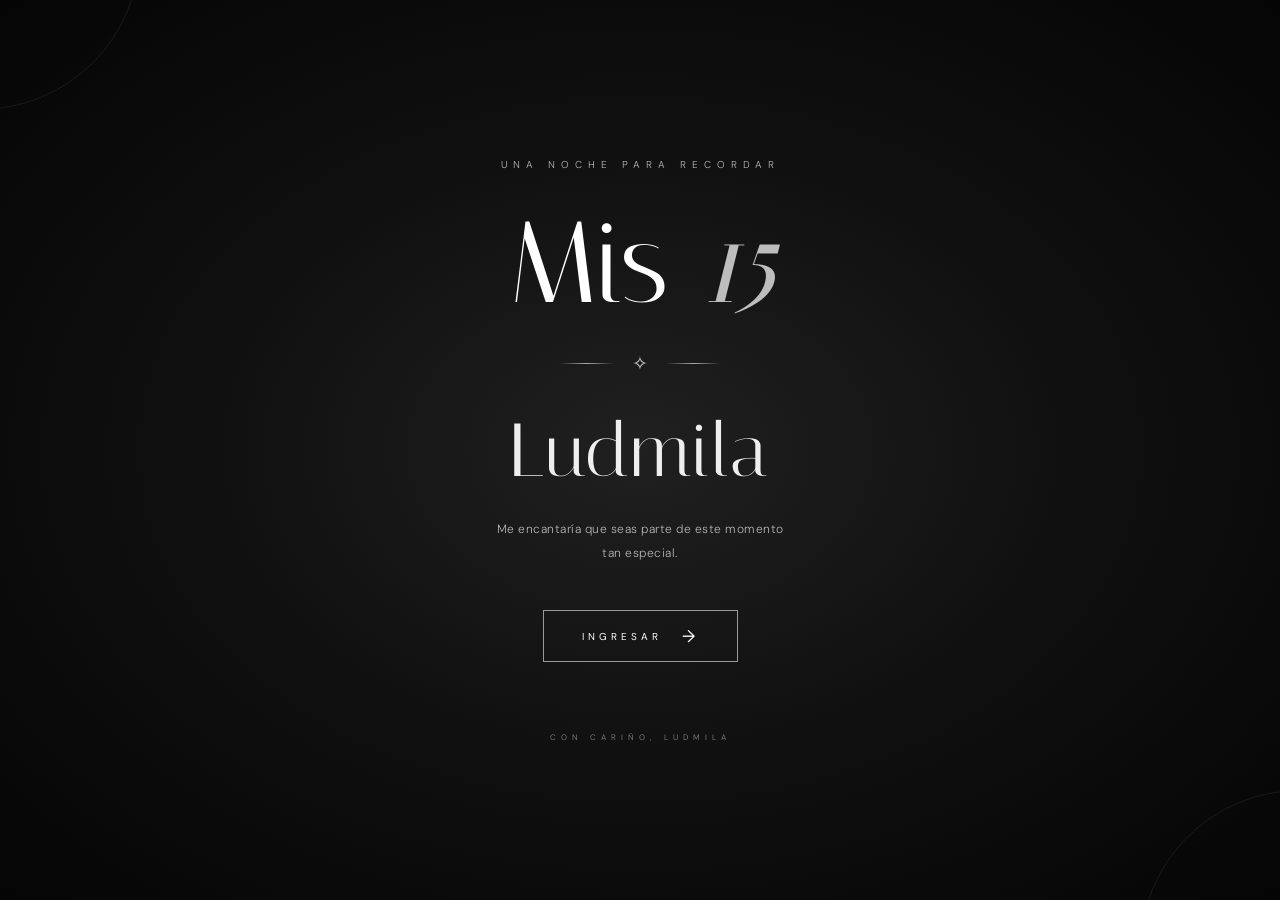
<file: index.html>
<!DOCTYPE html>
<html lang="es">
<head>
    <meta charset="UTF-8">
    <meta name="viewport" content="width=device-width, initial-scale=1.0">
    <meta name="theme-color" content="#f8f5f2">
    <title>Mis 15 | Ludmila</title>

    <link rel="preconnect" href="https://fonts.googleapis.com">
    <link rel="preconnect" href="https://fonts.gstatic.com" crossorigin>
    <link href="https://fonts.googleapis.com/css2?family=DM+Sans:wght@300;400;500&family=Italiana&display=swap" rel="stylesheet">

    <link rel="stylesheet" href="style.css">
</head>

<body>

    <main class="welcome-screen">

        <div class="welcome-content">

            <span class="eyebrow">UNA NOCHE PARA RECORDAR</span>

            <h1>
                Mis <span>15</span>
            </h1>

            <div class="divider">
                <span></span>
                <i>✧</i>
                <span></span>
            </div>

            <h2>Ludmila</h2>

            <p>Me encantaría que seas parte de este momento tan especial.</p>

            <button id="enterButton" class="enter-button">
                <span>INGRESAR</span>
                <span class="arrow">→</span>
            </button>

            <span class="footer-note">CON CARIÑO, LUDMILA</span>

        </div>

        <div class="side-decoration decoration-one"></div>
        <div class="side-decoration decoration-two"></div>

    </main>

    <script src="script.js"></script>

</body>
</html>
</file>
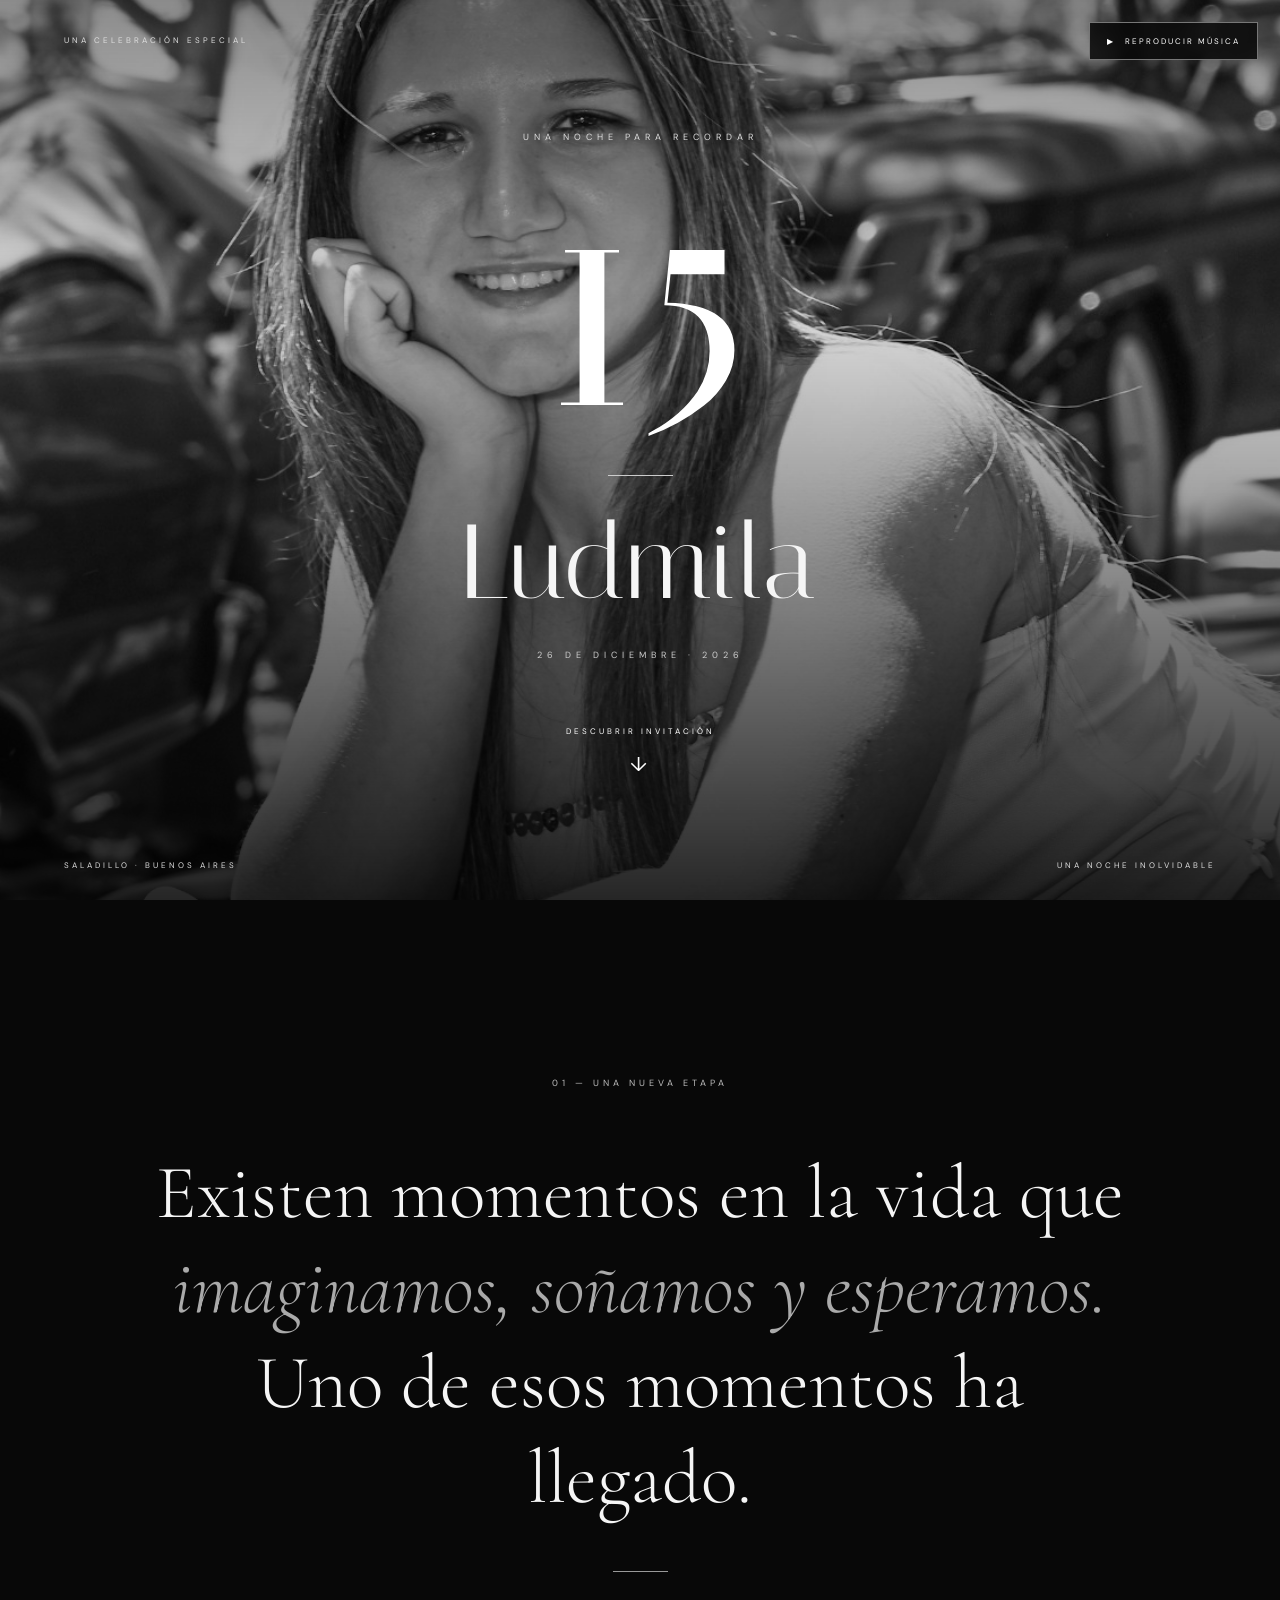
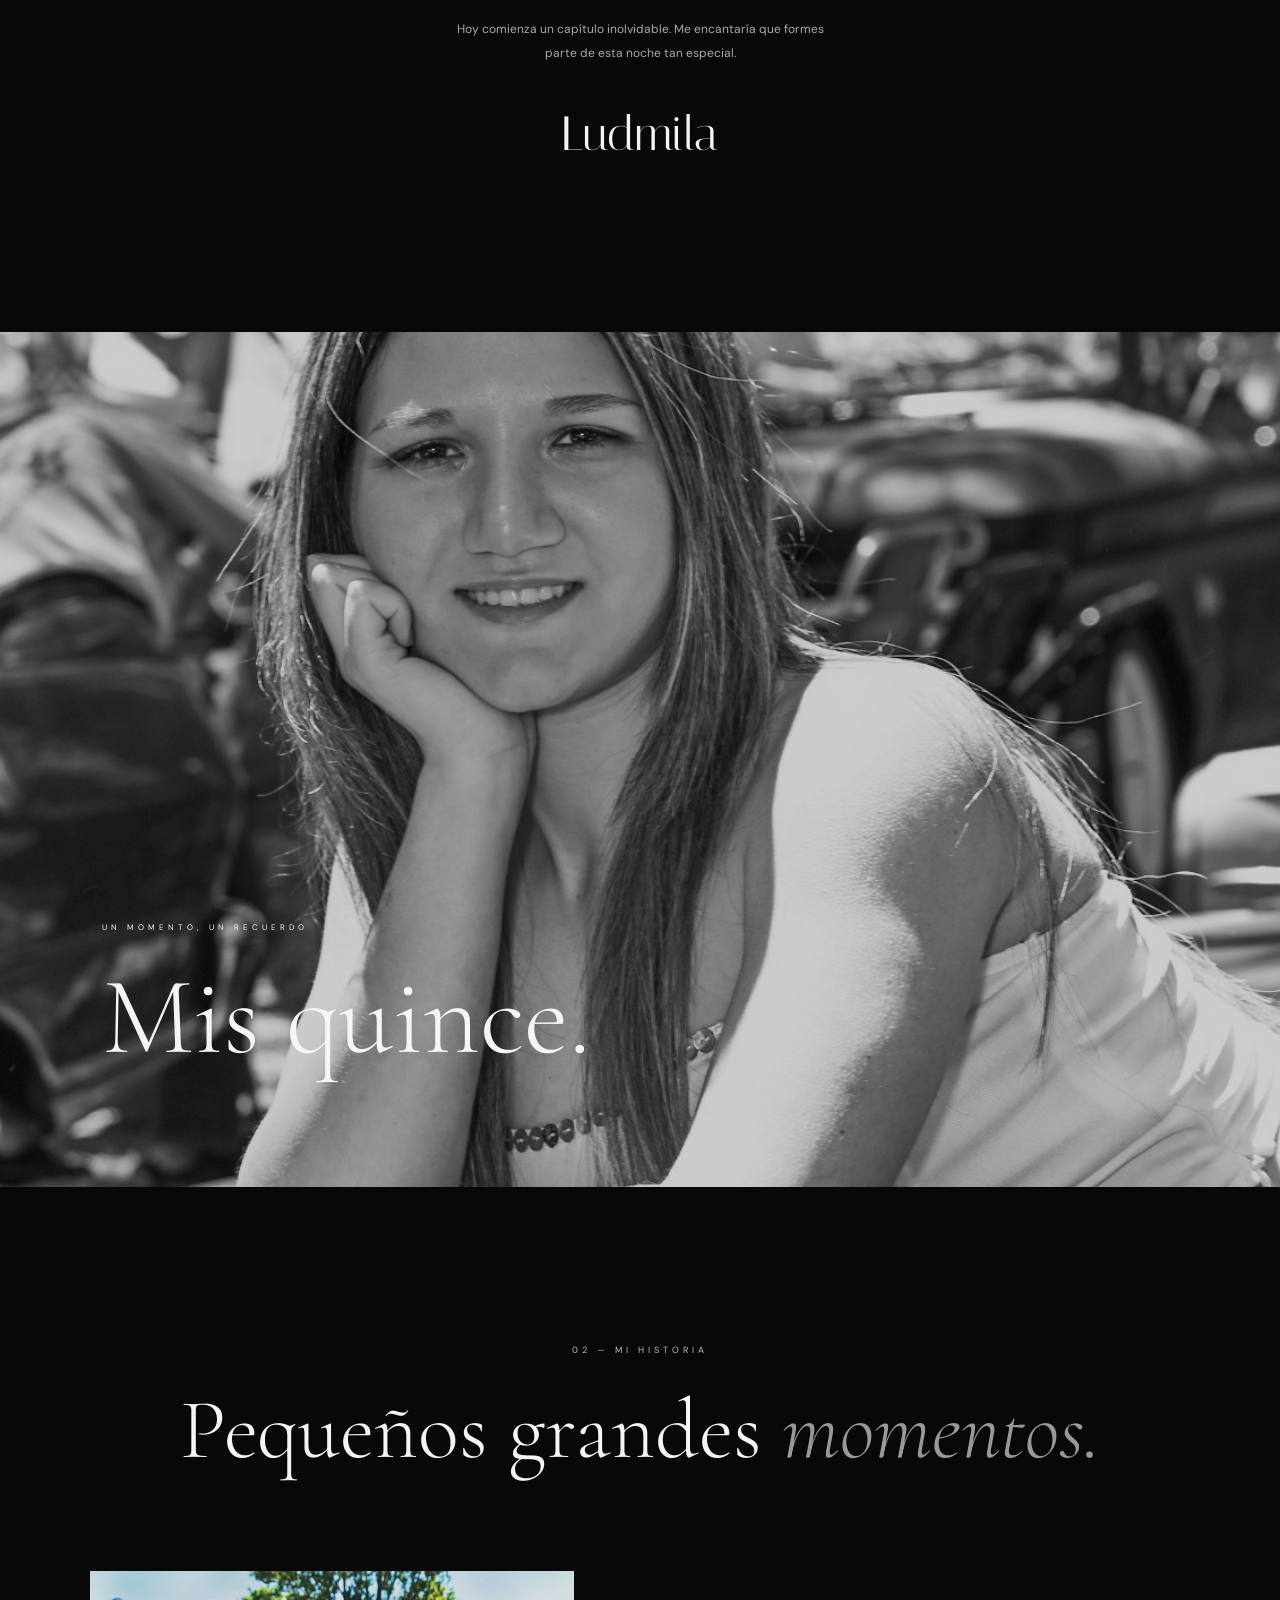
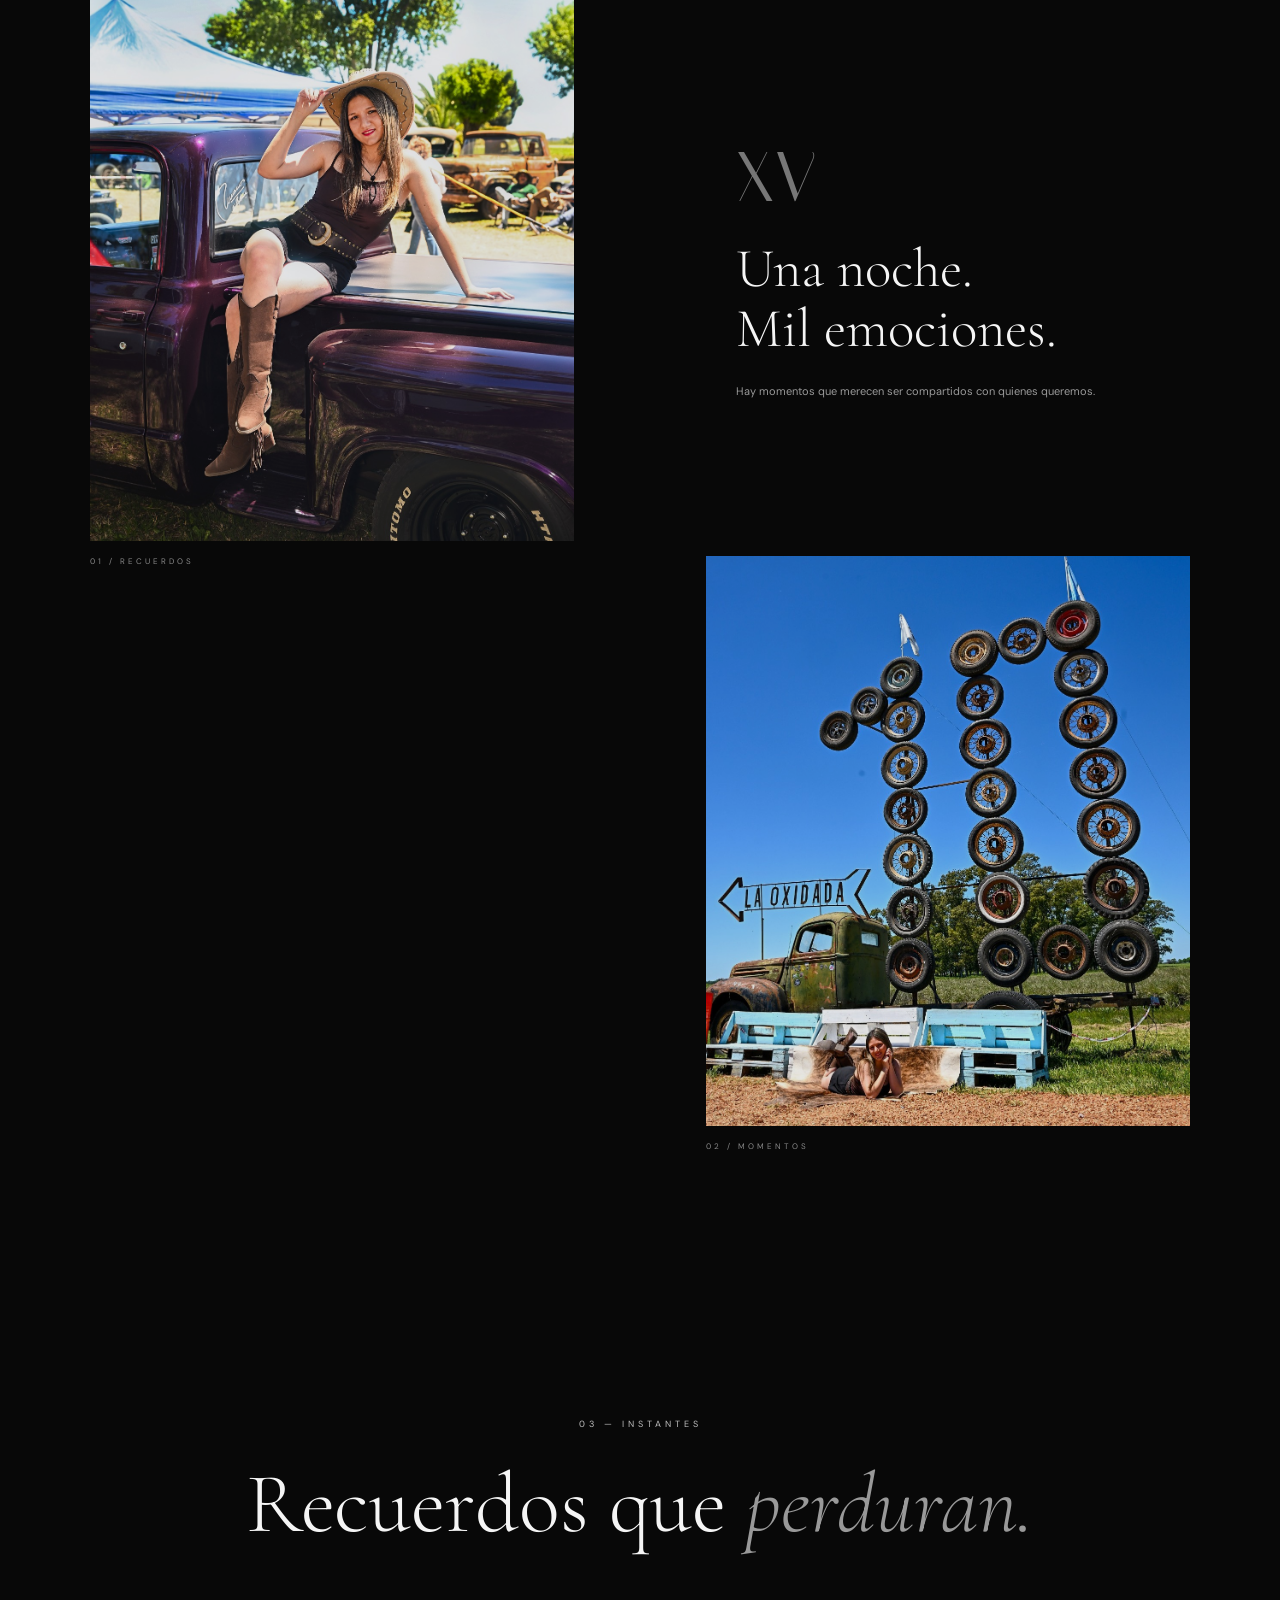
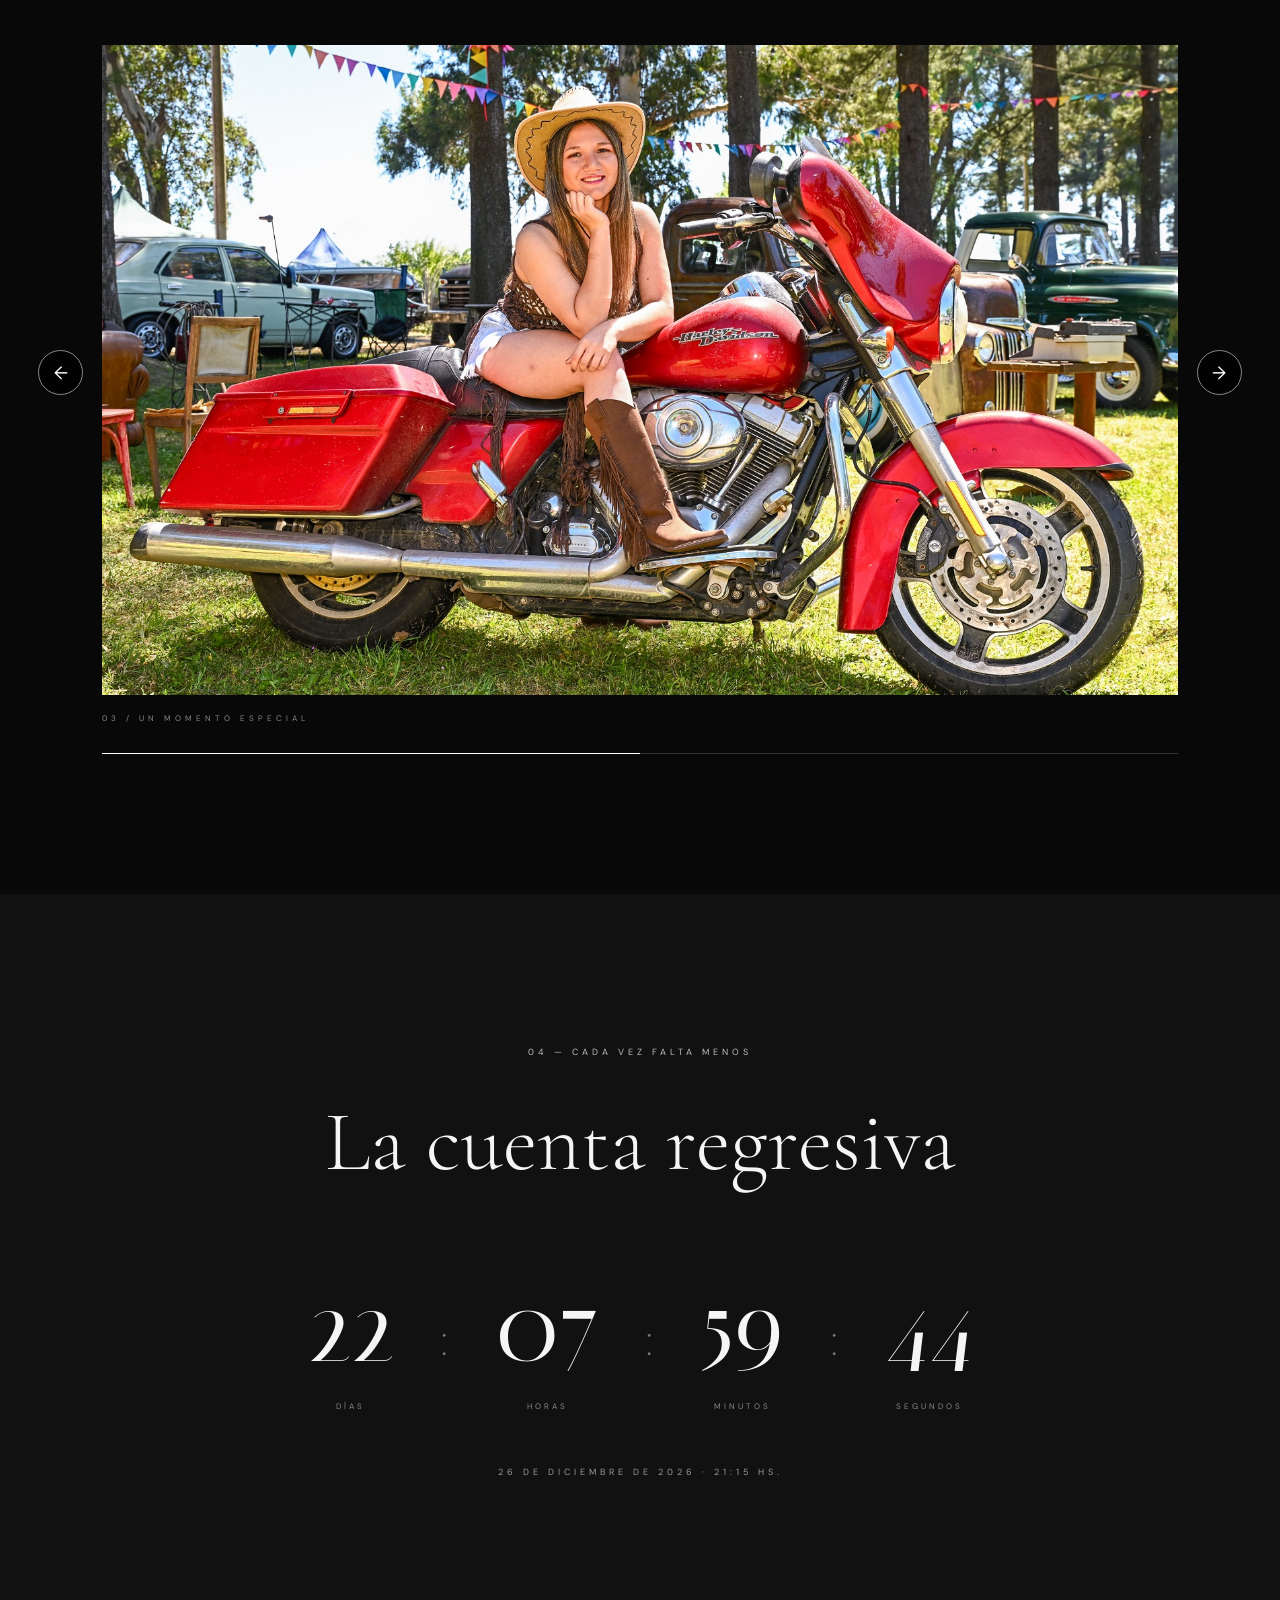
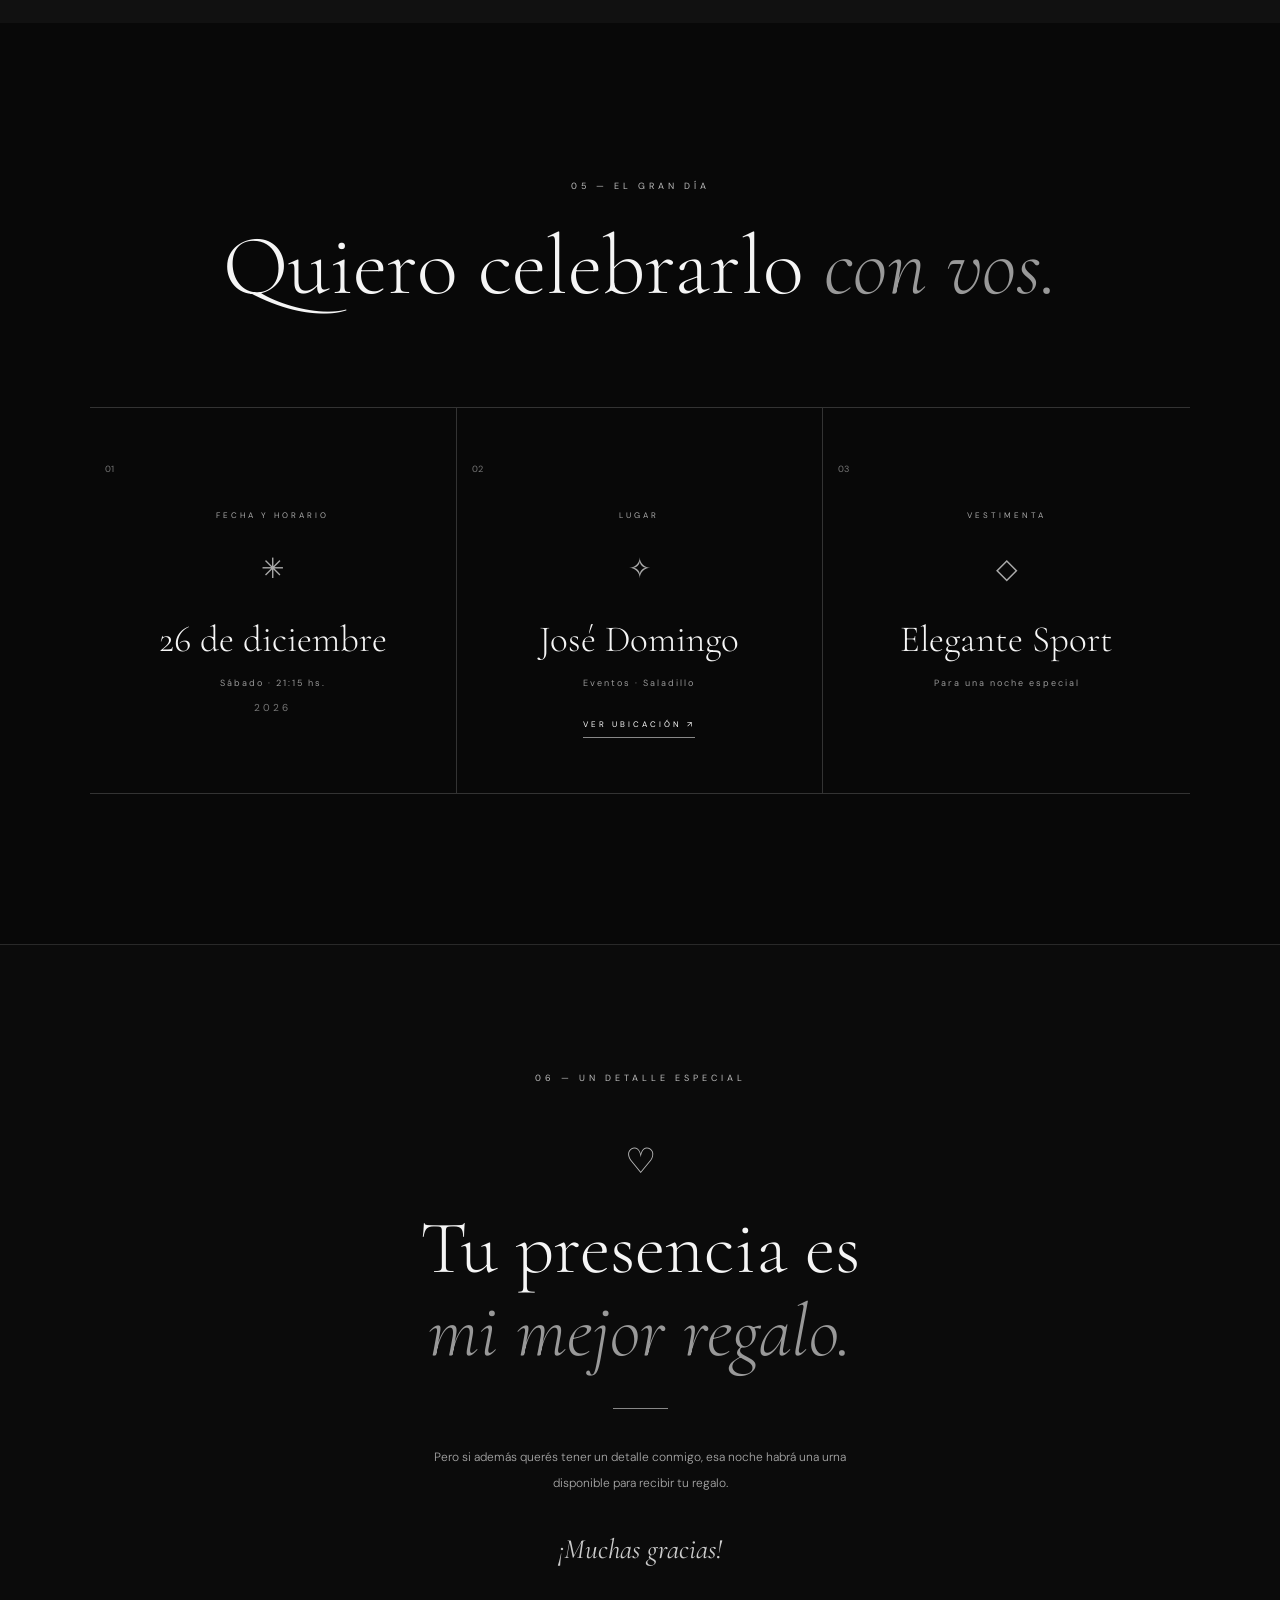
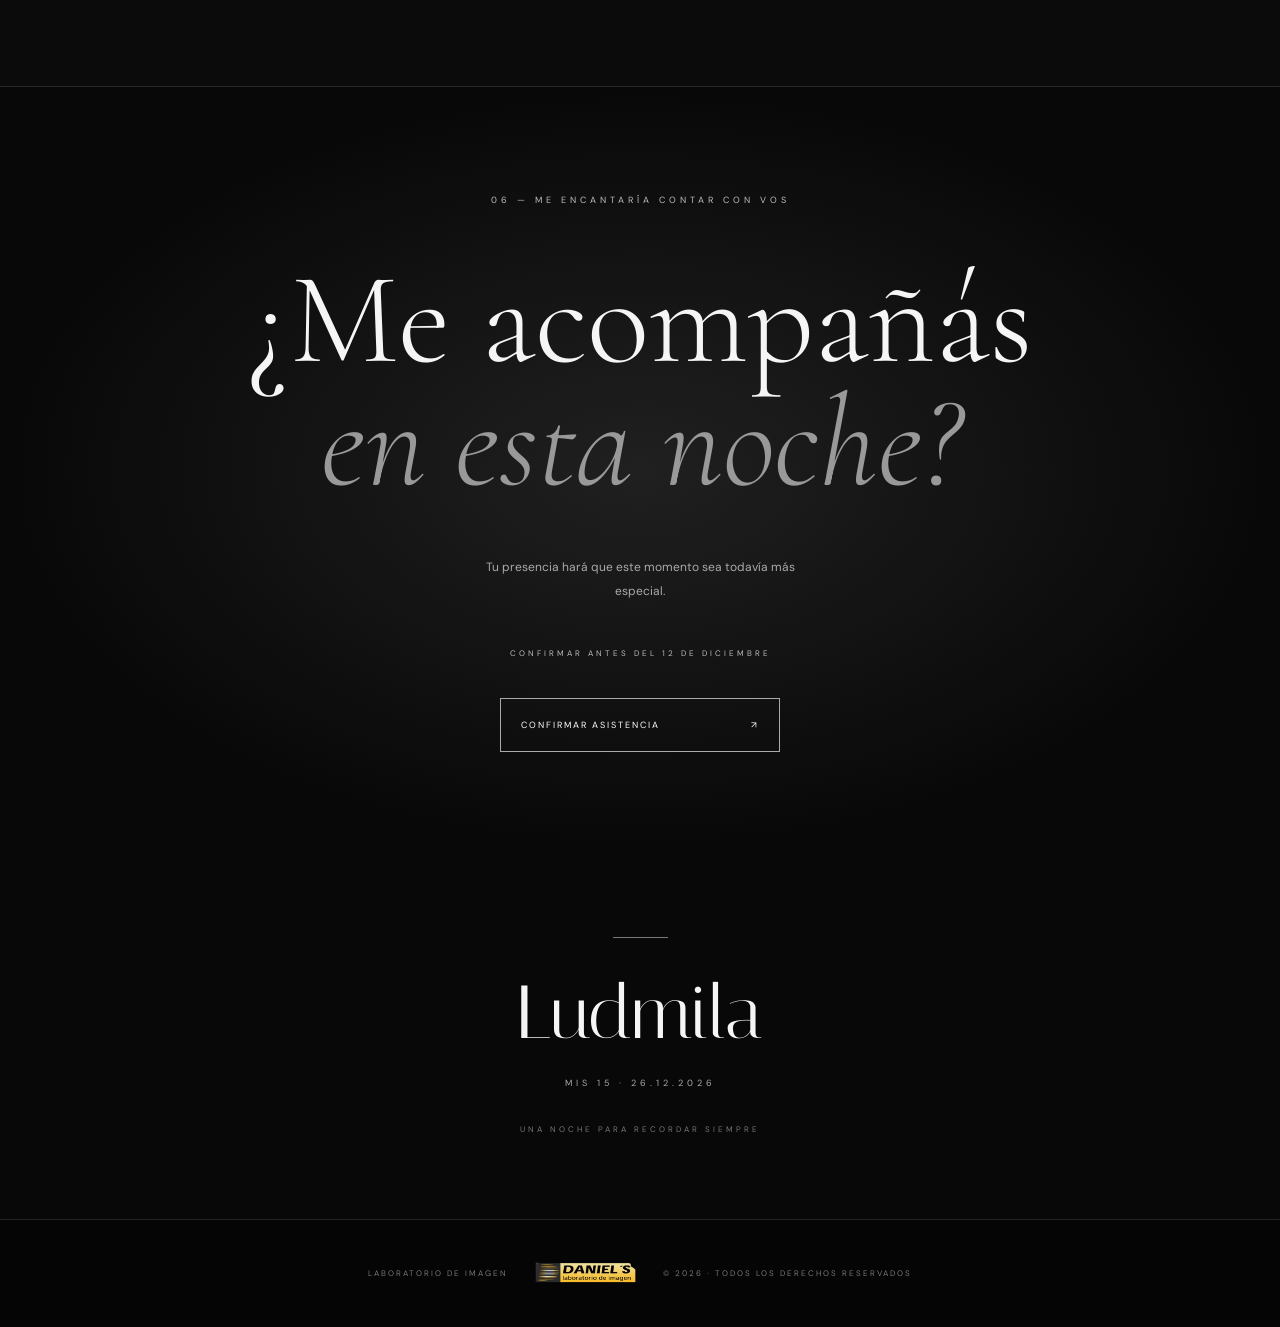
<file: invitacion.html>
<!DOCTYPE html>
<html lang="es">

<head>
    <meta charset="UTF-8">
    <meta name="viewport" content="width=device-width, initial-scale=1.0">
    <meta name="theme-color" content="#080808">

    <title>Los 15 de Ludmila</title>

    <link rel="preconnect" href="https://fonts.googleapis.com">
    <link rel="preconnect" href="https://fonts.gstatic.com" crossorigin>

    <link href="https://fonts.googleapis.com/css2?family=Italiana&family=DM+Sans:wght@300;400;500&family=Cormorant+Garamond:ital,wght@0,300;0,400;0,500;1,300;1,400&display=swap" rel="stylesheet">

    <link rel="stylesheet" href="invitacion.css">
</head>

<body>

    <audio id="backgroundMusic" loop>
        <source src="Lindsey Stirling - Carol of the Bells (Official Music Video).mp3" type="audio/mpeg">
    </audio>

    <!-- MÚSICA -->
    <button class="music-button" id="musicButton">
        <span id="musicIcon">♫</span>
        <span id="musicText">REPRODUCIR MÚSICA</span>
    </button>


    <!-- PORTADA PRINCIPAL -->
    <header class="hero">

        <div class="hero-image"></div>
        <div class="hero-overlay"></div>

        <div class="hero-top">
            <span>UNA CELEBRACIÓN ESPECIAL</span>
            <span>26 · 12 · 2026</span>
        </div>

        <div class="hero-content">

            <span class="eyebrow">UNA NOCHE PARA RECORDAR</span>

            <h1>15</h1>

            <div class="hero-divider"></div>

            <h2>Ludmila</h2>

            <p>26 DE DICIEMBRE · 2026</p>

            <a href="#presentacion" class="hero-button">
                DESCUBRIR INVITACIÓN
                <span>↓</span>
            </a>

        </div>

        <div class="hero-bottom">
            <span>SALADILLO · BUENOS AIRES</span>
            <span>UNA NOCHE INOLVIDABLE</span>
        </div>

    </header>


    <main>

        <!-- FRASE -->
        <section class="presentation" id="presentacion">

            <span class="section-number">01 — UNA NUEVA ETAPA</span>

            <div class="presentation-content">

                <h2>
                    Existen momentos en la vida que
                    <em>imaginamos, soñamos y esperamos.</em>
                    Uno de esos momentos ha llegado.
                </h2>

                <div class="silver-line"></div>

                <p>
                    Hoy comienza un capítulo inolvidable.
                    Me encantaría que formes parte de esta
                    noche tan especial.
                </p>

                <span class="signature">Ludmila</span>

            </div>

        </section>


        <!-- FOTOGRAFÍA DESTACADA -->
        <section class="main-photograph">

            <img src="5.jpeg" alt="Retrato de Ludmila">

            <div class="photo-caption">
                <span>UN MOMENTO, UN RECUERDO</span>
                <h2>Mis quince.</h2>
            </div>

        </section>


        <!-- GALERÍA -->
        <section class="gallery">

            <div class="gallery-title">
                <span class="section-number">02 — MI HISTORIA</span>
                <h2>Pequeños grandes <em>momentos.</em></h2>
            </div>

            <div class="gallery-layout">

                <figure class="gallery-photo gallery-photo-one">
                    <img src="1.jpeg" alt="Ludmila">
                    <figcaption>01 / RECUERDOS</figcaption>
                </figure>

                <div class="gallery-message">
                    <span>XV</span>
                    <h3>Una noche.<br>Mil emociones.</h3>
                    <p>
                        Hay momentos que merecen
                        ser compartidos con quienes
                        queremos.
                    </p>
                </div>

                <figure class="gallery-photo gallery-photo-two">
                    <img src="2.jpeg" alt="Ludmila">
                    <figcaption>02 / MOMENTOS</figcaption>
                </figure>

            </div>

        </section>


        <!-- CARRUSEL -->
        <section class="horizontal-gallery">

            <div class="gallery-title">
                <span class="section-number">03 — INSTANTES</span>
                <h2>Recuerdos que <em>perduran.</em></h2>
            </div>

            <div class="carousel-container">

                <div class="carousel-track" id="carouselTrack">

                    <div class="carousel-slide">
                        <img src="3.jpeg" alt="Ludmila en una motocicleta">
                        <span>03 / UN MOMENTO ESPECIAL</span>
                    </div>

                    <div class="carousel-slide">
                        <img src="4.jpeg" alt="Ludmila junto a un automóvil">
                        <span>04 / UN RECUERDO INOLVIDABLE</span>
                    </div>

                </div>

                <button id="prevSlide" class="carousel-arrow">←</button>
                <button id="nextSlide" class="carousel-arrow">→</button>

            </div>

            <div class="carousel-progress">
                <div id="carouselProgress"></div>
            </div>

        </section>


        <!-- CUENTA REGRESIVA -->
        <section class="countdown-section">

            <span class="section-number">04 — CADA VEZ FALTA MENOS</span>

            <h2>La cuenta regresiva</h2>

            <div class="countdown" id="countdown">

                <div class="countdown-item">
                    <strong id="days">00</strong>
                    <span>DÍAS</span>
                </div>

                <i>:</i>

                <div class="countdown-item">
                    <strong id="hours">00</strong>
                    <span>HORAS</span>
                </div>

                <i>:</i>

                <div class="countdown-item">
                    <strong id="minutes">00</strong>
                    <span>MINUTOS</span>
                </div>

                <i>:</i>

                <div class="countdown-item">
                    <strong id="seconds">00</strong>
                    <span>SEGUNDOS</span>
                </div>

            </div>

            <p>26 DE DICIEMBRE DE 2026 · 21:15 HS.</p>

        </section>


        <!-- INFORMACIÓN -->
        <section class="event-section">

            <div class="gallery-title">
                <span class="section-number">05 — EL GRAN DÍA</span>
                <h2>Quiero celebrarlo <em>con vos.</em></h2>
            </div>

            <div class="event-grid">

                <article class="event-card">

                    <span class="event-number">01</span>

                    <span class="event-label">FECHA Y HORARIO</span>

                    <div class="event-icon">✳</div>

                    <h3>26 de diciembre</h3>

                    <p>Sábado · 21:15 hs.</p>

                    <span class="event-year">2026</span>

                </article>


                <article class="event-card">

                    <span class="event-number">02</span>

                    <span class="event-label">LUGAR</span>

                    <div class="event-icon">✧</div>

                    <h3>José Domingo</h3>

                    <p>Eventos · Saladillo</p>

                    <button id="openMap" class="location-button">
                        VER UBICACIÓN ↗
                    </button>

                </article>


                <article class="event-card">

                    <span class="event-number">03</span>

                    <span class="event-label">VESTIMENTA</span>

                    <div class="event-icon">◇</div>

                    <h3>Elegante Sport</h3>

                    <p>Para una noche especial</p>

                </article>

            </div>

        </section>

              <!-- REGALOS -->
<section class="gift-section">

    <span class="section-number">06 — UN DETALLE ESPECIAL</span>

    <div class="gift-content">

        <div class="gift-icon">♡</div>

        <h2>Tu presencia es<br><em>mi mejor regalo.</em></h2>

        <div class="gift-line"></div>

        <p>
            Pero si además querés tener un detalle conmigo,
            esa noche habrá una urna disponible para recibir
            tu regalo.
        </p>

        <span class="gift-signature">¡Muchas gracias!</span>

    </div>

</section>


        <!-- MAPA -->
        <div class="map-modal" id="mapModal">

            <div class="map-box">

                <button id="closeMap" class="close-map">✕</button>

                <span class="section-number">CÓMO LLEGAR</span>

                <h2>José Domingo Eventos</h2>

                <iframe
                    src="https://www.google.com/maps?q=Jos%C3%A9+Domingo+Eventos+Saladillo&output=embed"
                    loading="lazy"
                    allowfullscreen>
                </iframe>

                <a href="https://maps.app.goo.gl/yNHfHJb2EQYdQ4ij7"
                   target="_blank"
                   rel="noopener noreferrer">
                    ABRIR EN GOOGLE MAPS ↗
                </a>

            </div>

        </div>


        <!-- CONFIRMACIÓN -->
        <section class="confirmation">

            <div class="confirmation-content">

                <span class="section-number">06 — ME ENCANTARÍA CONTAR CON VOS</span>

                <h2>¿Me acompañás<br><em>en esta noche?</em></h2>

                <p>
                    Tu presencia hará que este momento
                    sea todavía más especial.
                </p>

                <span class="confirmation-deadline">
                    CONFIRMAR ANTES DEL 12 DE DICIEMBRE
                </span>

                <a
                    href="https://wa.me/5492344426457?text=Hola%2C%20Ludmila.%20Confirmo%20mi%20asistencia%20a%20tus%2015."
                    target="_blank"
                    rel="noopener noreferrer"
                    class="whatsapp-button">

                    CONFIRMAR ASISTENCIA

                    <span>↗</span>

                </a>

            </div>

        </section>

    </main>


    <!-- PIE -->
    <footer>

        <div class="footer-line"></div>

        <h2>Ludmila</h2>

        <p>MIS 15 · 26.12.2026</p>

        <span>UNA NOCHE PARA RECORDAR SIEMPRE</span>

    </footer>

    <div class="production-footer">
    <span>LABORATORIO DE IMAGEN</span>
    <a href="https://wa.me/5492345561092" target="_blank">
        <img src="Logo.webp" alt="Daniel's Laboratorio de Imagen">
    </a>
    <span>© 2026 · TODOS LOS DERECHOS RESERVADOS</span>
</div>


    <script src="invitacion.js"></script>

</body>
</html>
</file>
<file: style.css>
/* CONFIGURACIÓN GENERAL */
* {
    margin: 0;
    padding: 0;
    box-sizing: border-box;
}

body {
    font-family: 'DM Sans', sans-serif;
    background: #080808;
    color: #ffffff;
}

/* PORTADA */
.welcome-screen {
    min-height: 100svh;
    width: 100%;
    display: flex;
    justify-content: center;
    align-items: center;
    position: relative;
    overflow: hidden;
    padding: 35px 20px;

    background:
        radial-gradient(ellipse at center, #202020 0%, #101010 48%, #050505 100%);
}

/* CONTENIDO */
.welcome-content {
    width: 100%;
    max-width: 500px;
    text-align: center;
    position: relative;
    z-index: 2;
    animation: appear 1.5s ease both;
}

/* TEXTO SUPERIOR */
.eyebrow {
    display: block;
    font-size: 10px;
    letter-spacing: 6px;
    font-weight: 300;
    color: #b8b8b8;
    margin-bottom: 35px;
}

/* TÍTULO */
.welcome-content h1 {
    font-family: 'Italiana', serif;
    font-size: clamp(80px, 17vw, 115px);
    font-weight: 400;
    line-height: 1;
    color: #ffffff;
    letter-spacing: -3px;
}

.welcome-content h1 span {
    font-style: italic;
    color: #bdbdbd;
}

/* SEPARADOR */
.divider {
    display: flex;
    align-items: center;
    justify-content: center;
    gap: 18px;
    margin: 30px auto;
}

.divider span {
    width: 55px;
    height: 1px;
    background: linear-gradient(90deg, transparent, #aaa, transparent);
}

.divider i {
    color: #d4d4d4;
    font-size: 19px;
    font-style: normal;
}

/* NOMBRE */
.welcome-content h2 {
    font-family: 'Italiana', serif;
    font-size: clamp(52px, 12vw, 75px);
    font-weight: 400;
    color: #eeeeee;
    margin-bottom: 22px;
    letter-spacing: 2px;
}

/* DESCRIPCIÓN */
.welcome-content p {
    max-width: 290px;
    margin: 0 auto;
    font-size: 12px;
    line-height: 2;
    font-weight: 300;
    color: #b5b5b5;
    letter-spacing: 0.5px;
}

/* BOTÓN */
.enter-button {
    margin-top: 45px;
    width: 195px;
    height: 52px;
    border: 1px solid #999999;
    background: transparent;
    color: #ffffff;

    display: inline-flex;
    align-items: center;
    justify-content: center;
    gap: 20px;

    cursor: pointer;
    font-family: 'DM Sans', sans-serif;
    font-size: 10px;
    letter-spacing: 4px;

    transition: all 0.4s ease;
}

.enter-button:hover {
    background: #ffffff;
    color: #080808;
    border-color: #ffffff;
    transform: translateY(-3px);
}

.arrow {
    font-size: 17px;
    transition: transform 0.3s ease;
}

.enter-button:hover .arrow {
    transform: translateX(5px);
}

/* PIE */
.footer-note {
    display: block;
    margin-top: 70px;
    font-size: 8px;
    letter-spacing: 5px;
    color: #777777;
}

/* DECORACIONES */
.side-decoration {
    position: absolute;
    width: 320px;
    height: 320px;
    border: 1px solid rgba(255, 255, 255, 0.07);
    border-radius: 50%;
    pointer-events: none;
}

.decoration-one {
    top: -210px;
    left: -180px;
}

.decoration-two {
    bottom: -210px;
    right: -180px;
}

/* ANIMACIÓN */
@keyframes appear {
    from {
        opacity: 0;
        transform: translateY(25px);
    }

    to {
        opacity: 1;
        transform: translateY(0);
    }
}

/* CELULARES */
@media (max-width: 480px) {
    .eyebrow {
        font-size: 9px;
        letter-spacing: 4px;
    }

    .footer-note {
        margin-top: 55px;
    }

    .side-decoration {
        width: 230px;
        height: 230px;
    }
}
</file>
<file: invitacion.css>
:root {
    --negro: #080808;
    --negro-suave: #111111;
    --blanco: #f5f5f5;
    --plata: #bdbdbd;
    --gris: #858585;
    --linea: rgba(255,255,255,.2);
}

* {
    margin: 0;
    padding: 0;
    box-sizing: border-box;
}

html {
    scroll-behavior: smooth;
}

body {
    background: var(--negro);
    color: var(--blanco);
    font-family: 'DM Sans', sans-serif;
    overflow-x: hidden;
}

body.no-scroll {
    overflow: hidden;
}

button {
    font-family: inherit;
}

.section-number {
    font-size: 9px;
    letter-spacing: 4px;
    color: var(--plata);
}


/* MÚSICA */

.music-button {
    position: fixed;
    top: 22px;
    right: 22px;
    z-index: 100;

    display: flex;
    align-items: center;
    gap: 10px;

    padding: 13px 17px;

    background: rgba(8,8,8,.85);
    border: 1px solid #777;
    color: white;

    font-size: 8px;
    letter-spacing: 2px;

    cursor: pointer;
    backdrop-filter: blur(10px);
}


/* PORTADA */

.hero {
    height: 100svh;
    min-height: 680px;

    position: relative;

    display: flex;
    align-items: center;
    justify-content: center;

    text-align: center;
    overflow: hidden;
}

.hero-image {
    position: absolute;
    inset: 0;

    background-image: url("5.jpeg");
    background-position: center 35%;
    background-size: cover;

    animation: aparecerImagen 2s ease both;
}

.hero-overlay {
    position: absolute;
    inset: 0;

    background:
        linear-gradient(
            180deg,
            rgba(0,0,0,.45),
            rgba(0,0,0,.15) 35%,
            rgba(0,0,0,.85)
        );
}

@keyframes aparecerImagen {
    from {
        transform: scale(1.08);
    }

    to {
        transform: scale(1);
    }
}

.hero-top,
.hero-bottom {
    position: absolute;
    left: 5%;
    right: 5%;

    display: flex;
    justify-content: space-between;

    font-size: 8px;
    letter-spacing: 3px;
    color: #ddd;

    z-index: 2;
}

.hero-top {
    top: 35px;
}

.hero-bottom {
    bottom: 30px;
}

.hero-content {
    position: relative;
    z-index: 3;
    padding: 20px;
}

.eyebrow {
    font-size: 9px;
    letter-spacing: 5px;
    color: #ddd;
}

.hero h1 {
    font-family: 'Italiana', serif;
    font-size: clamp(170px, 30vw, 310px);
    line-height: 1;
    font-weight: 400;
    color: #fff;
}

.hero-divider {
    width: 65px;
    height: 1px;
    background: #ccc;
    margin: 20px auto 25px;
}

.hero h2 {
    font-family: 'Italiana', serif;
    font-size: clamp(65px, 12vw, 105px);
    font-weight: 400;
    letter-spacing: 2px;
}

.hero-content > p {
    margin-top: 25px;
    font-size: 9px;
    letter-spacing: 5px;
    color: #ccc;
}

.hero-button {
    display: flex;
    flex-direction: column;
    align-items: center;
    gap: 15px;

    margin-top: 65px;

    color: white;
    text-decoration: none;

    font-size: 8px;
    letter-spacing: 3px;

    transition: opacity .3s;
}

.hero-button:hover {
    opacity: .6;
}

.hero-button span {
    font-size: 20px;
}


/* PRESENTACIÓN */

.presentation {
    max-width: 1050px;
    margin: auto;
    padding: 170px 35px;
    text-align: center;
}

.presentation-content {
    margin-top: 55px;
}

.presentation h2 {
    font-family: 'Cormorant Garamond', serif;
    font-size: clamp(38px, 6vw, 76px);
    line-height: 1.25;
    font-weight: 300;
}

.presentation h2 em {
    display: block;
    color: #aaa;
}

.silver-line {
    width: 55px;
    height: 1px;
    background: #999;
    margin: 45px auto;
}

.presentation p {
    max-width: 400px;
    margin: auto;
    font-size: 12px;
    line-height: 2;
    color: #aaa;
}

.signature {
    display: block;
    margin-top: 40px;
    font-family: 'Italiana', serif;
    font-size: 48px;
}


/* FOTOGRAFÍA PRINCIPAL */

.main-photograph {
    height: 95vh;
    min-height: 550px;
    position: relative;
    overflow: hidden;
}

.main-photograph img {
    width: 100%;
    height: 100%;
    object-fit: cover;
    object-position: center 35%;
    filter: brightness(.8);
}

.photo-caption {
    position: absolute;
    bottom: 12%;
    left: 8%;
}

.photo-caption span {
    font-size: 8px;
    letter-spacing: 4px;
}

.photo-caption h2 {
    font-family: 'Cormorant Garamond', serif;
    font-size: clamp(65px, 10vw, 110px);
    font-weight: 300;
    margin-top: 15px;
}


/* GALERÍA */

.gallery {
    padding: 150px 7%;
}

.gallery-title {
    text-align: center;
    margin-bottom: 90px;
}

.gallery-title h2 {
    font-family: 'Cormorant Garamond', serif;
    font-size: clamp(48px, 8vw, 85px);
    font-weight: 300;
    margin-top: 20px;
}

.gallery-title h2 em {
    color: #999;
}

.gallery-layout {
    max-width: 1100px;
    margin: auto;

    display: grid;
    grid-template-columns: 1fr 1fr;
    gap: 70px 12%;

    align-items: center;
}

.gallery-photo img {
    display: block;
    width: 100%;
    height: 570px;
    object-fit: cover;
    filter: brightness(.9);
    transition: transform .8s ease;
}

.gallery-photo:hover img {
    transform: scale(1.015);
}

.gallery-photo figcaption {
    display: flex;
    justify-content: space-between;
    padding-top: 15px;

    font-size: 8px;
    letter-spacing: 3px;
    color: #888;
}

.gallery-message {
    padding: 30px;
}

.gallery-message > span {
    font-family: 'Italiana', serif;
    font-size: 70px;
    color: #777;
}

.gallery-message h3 {
    font-family: 'Cormorant Garamond', serif;
    font-size: 55px;
    font-weight: 300;
    line-height: 1.1;
    margin: 20px 0;
}

.gallery-message p {
    font-size: 11px;
    color: #999;
    line-height: 2;
}

.gallery-photo-two {
    grid-column: 2;
    margin-top: -80px;
}


/* CARRUSEL */

.horizontal-gallery {
    padding: 110px 0 140px;
    overflow: hidden;
}

.carousel-container {
    position: relative;
    overflow: hidden;
}

.carousel-track {
    display: flex;
    transition: transform .9s cubic-bezier(.22,.61,.36,1);
}

.carousel-slide {
    flex: 0 0 100%;
    padding: 0 8%;
}

.carousel-slide img {
    display: block;
    width: 100%;
    height: min(65vw, 650px);
    min-height: 300px;
    object-fit: cover;
}

.carousel-slide > span {
    display: block;
    margin-top: 18px;
    font-size: 8px;
    letter-spacing: 4px;
    color: #888;
}

.carousel-arrow {
    position: absolute;
    top: 45%;
    width: 45px;
    height: 45px;
    border-radius: 50%;

    background: rgba(0,0,0,.7);
    border: 1px solid #888;
    color: white;

    cursor: pointer;
    font-size: 18px;
    transition: .3s;
}

.carousel-arrow:hover {
    background: white;
    color: black;
}

#prevSlide {
    left: 3%;
}

#nextSlide {
    right: 3%;
}

.carousel-progress {
    width: 84%;
    height: 1px;
    background: #333;
    margin: 30px auto 0;
}

.carousel-progress div {
    width: 50%;
    height: 1px;
    background: white;
    transition: transform .8s;
}


/* CUENTA REGRESIVA */

.countdown-section {
    padding: 145px 20px;
    background: #111;
    text-align: center;
}

.countdown-section h2 {
    font-family: 'Cormorant Garamond', serif;
    font-size: clamp(48px, 8vw, 85px);
    font-weight: 300;
    margin: 30px 0 75px;
}

.countdown {
    display: flex;
    align-items: center;
    justify-content: center;
    gap: clamp(10px, 4vw, 45px);
}

.countdown-item {
    display: flex;
    flex-direction: column;
    gap: 15px;
}

.countdown-item strong {
    font-family: 'Italiana', serif;
    font-size: clamp(45px, 9vw, 100px);
    font-weight: 400;
    font-variant-numeric: tabular-nums;
}

.countdown-item span {
    font-size: 8px;
    letter-spacing: 3px;
    color: #888;
}

.countdown > i {
    font-family: 'Italiana', serif;
    font-size: 45px;
    color: #777;
    font-style: normal;
}

.countdown-section > p {
    margin-top: 55px;
    font-size: 9px;
    letter-spacing: 4px;
    color: #999;
}


/* INFORMACIÓN */

.event-section {
    padding: 150px 7%;
}

.event-grid {
    max-width: 1100px;
    margin: auto;

    display: grid;
    grid-template-columns: repeat(3, 1fr);

    border-top: 1px solid #333;
    border-bottom: 1px solid #333;
}

.event-card {
    padding: 55px 15px;
    text-align: center;
    border-right: 1px solid #333;
    position: relative;
}

.event-card:last-child {
    border-right: none;
}

.event-number {
    display: block;
    text-align: left;
    color: #777;
    font-size: 9px;
}

.event-label {
    display: block;
    margin-top: 35px;
    color: #aaa;
    font-size: 8px;
    letter-spacing: 3px;
}

.event-icon {
    margin: 30px 0;
    font-size: 28px;
    color: #aaa;
}

.event-card h3 {
    font-family: 'Cormorant Garamond', serif;
    font-size: clamp(25px, 3vw, 37px);
    font-weight: 300;
}

.event-card p {
    margin-top: 15px;
    font-size: 9px;
    letter-spacing: 2px;
    color: #999;
}

.event-year {
    display: block;
    margin-top: 12px;
    color: #777;
    font-size: 10px;
    letter-spacing: 3px;
}

.location-button {
    margin-top: 30px;
    padding-bottom: 8px;

    background: none;
    border: none;
    border-bottom: 1px solid #888;

    color: white;
    font-size: 8px;
    letter-spacing: 3px;
    cursor: pointer;
}


/* MAPA */

.map-modal {
    position: fixed;
    inset: 0;
    z-index: 200;

    display: none;
    align-items: center;
    justify-content: center;

    padding: 20px;
    background: rgba(0,0,0,.94);
    backdrop-filter: blur(12px);
}

.map-modal.active {
    display: flex;
}

.map-box {
    position: relative;
    width: 100%;
    max-width: 650px;
    padding: 45px 25px;
    background: #111;
    border: 1px solid #555;
    text-align: center;
}

.close-map {
    position: absolute;
    top: 15px;
    right: 20px;

    background: none;
    border: none;
    color: white;

    font-size: 22px;
    cursor: pointer;
}

.map-box h2 {
    font-family: 'Cormorant Garamond', serif;
    font-size: 38px;
    font-weight: 300;
    margin: 20px 0 30px;
}

.map-box iframe {
    width: 100%;
    height: 350px;
    border: none;
    filter: grayscale(1);
}

.map-box a {
    display: inline-block;
    margin-top: 25px;
    color: white;
    font-size: 9px;
    letter-spacing: 3px;
    text-decoration: none;
}


/* CONFIRMACIÓN */

.confirmation {
    min-height: 750px;
    display: flex;
    align-items: center;
    justify-content: center;

    padding: 100px 25px;
    text-align: center;

    background:
        radial-gradient(ellipse at center, #202020, #080808 70%);
}

.confirmation-content h2 {
    font-family: 'Cormorant Garamond', serif;
    font-size: clamp(65px, 12vw, 130px);
    line-height: .95;
    font-weight: 300;
    margin: 50px 0;
}

.confirmation-content h2 em {
    color: #999;
}

.confirmation-content > p {
    max-width: 340px;
    margin: auto;
    color: #aaa;
    font-size: 12px;
    line-height: 2;
}

.confirmation-deadline {
    display: block;
    margin-top: 45px;
    font-size: 8px;
    letter-spacing: 3px;
    color: #bbb;
}

.whatsapp-button {
    width: 280px;
    margin: 40px auto 0;
    padding: 20px;

    display: flex;
    justify-content: space-between;

    border: 1px solid #aaa;
    color: white;
    text-decoration: none;

    font-size: 9px;
    letter-spacing: 2px;
    transition: .3s;
}

.whatsapp-button:hover {
    background: white;
    color: black;
}


/* PIE */

footer {
    text-align: center;
    padding: 85px 20px;
}

.footer-line {
    width: 55px;
    height: 1px;
    background: #777;
    margin: auto auto 30px;
}

footer h2 {
    font-family: 'Italiana', serif;
    font-size: 75px;
    font-weight: 400;
    margin: 20px 0;
}

footer p {
    font-size: 9px;
    letter-spacing: 4px;
    color: #aaa;
}

footer > span {
    display: block;
    margin-top: 35px;
    font-size: 8px;
    letter-spacing: 3px;
    color: #777;
}


/* ANIMACIONES SUAVES */

.section-reveal {
    opacity: 0;
    transform: translateY(25px);
    transition: opacity 1s ease, transform 1s ease;
}

.section-reveal.visible {
    opacity: 1;
    transform: translateY(0);
}


/* RESPONSIVE */

@media(max-width: 700px) {

    .hero {
        min-height: 700px;
    }

    .hero-top,
    .hero-bottom {
        font-size: 7px;
        letter-spacing: 1px;
    }

    .presentation {
        padding: 120px 25px;
    }

    .main-photograph {
        height: 75vh;
    }

    .gallery {
        padding: 110px 8%;
    }

    .gallery-layout {
        grid-template-columns: 1fr;
        gap: 55px;
    }

    .gallery-photo img {
        height: 470px;
    }

    .gallery-photo-two {
        grid-column: auto;
        margin-top: 0;
    }

    .gallery-message {
        padding: 10px 0;
    }

    .carousel-slide {
        padding: 0 5%;
    }

    .carousel-slide img {
        height: 65vw;
    }

    .countdown {
        gap: 9px;
    }

    .countdown > i {
        font-size: 24px;
    }

    .countdown-item span {
        font-size: 6px;
        letter-spacing: 1px;
    }

    .event-grid {
        grid-template-columns: 1fr;
    }

    .event-card {
        border-right: none;
        border-bottom: 1px solid #333;
    }

    .event-card:last-child {
        border-bottom: none;
    }

    .map-box {
        padding: 40px 15px 20px;
    }

    .map-box iframe {
        height: 300px;
    }

}

.production-footer {
    background: #050505;
    border-top: 1px solid rgba(255,255,255,.12);
    padding: 15px 25px;
    display: flex;
    align-items: center;
    justify-content: center;
    gap: 20px;
    flex-wrap: wrap;
}

.production-footer span {
    font-size: 8px;
    letter-spacing: 2px;
    color: #777;
}

.production-footer a {
    display: block;
    width: 115px;
}

.production-footer img {
    display: block;
    width: 100%;
    height: auto;
}

@media(max-width: 500px) {
    .production-footer {
        gap: 12px;
    }

    .production-footer span {
        font-size: 7px;
    }

    .production-footer a {
        width: 95px;
    }
}

/* SECCIÓN DE REGALOS */

.gift-section {
    background: #0b0b0b;
    padding: 120px 25px;
    text-align: center;
    border-top: 1px solid rgba(255,255,255,.12);
    border-bottom: 1px solid rgba(255,255,255,.12);
}

.gift-content {
    max-width: 600px;
    margin: 55px auto 0;
}

.gift-icon {
    font-family: 'Cormorant Garamond', serif;
    font-size: 35px;
    color: #bdbdbd;
    margin-bottom: 25px;
}

.gift-content h2 {
    font-family: 'Cormorant Garamond', serif;
    font-size: clamp(48px, 7vw, 75px);
    font-weight: 300;
    line-height: 1.1;
}

.gift-content h2 em {
    color: #999;
}

.gift-line {
    width: 55px;
    height: 1px;
    background: #888;
    margin: 35px auto;
}

.gift-content p {
    max-width: 420px;
    margin: auto;
    color: #aaa;
    font-size: 12px;
    line-height: 2.2;
    font-weight: 300;
}

.gift-signature {
    display: block;
    margin-top: 35px;
    font-family: 'Cormorant Garamond', serif;
    font-size: 28px;
    font-style: italic;
    color: #ccc;
}

@media(max-width: 600px) {
    .gift-section {
        padding: 95px 25px;
    }

    .gift-content {
        margin-top: 40px;
    }
}
</file>
